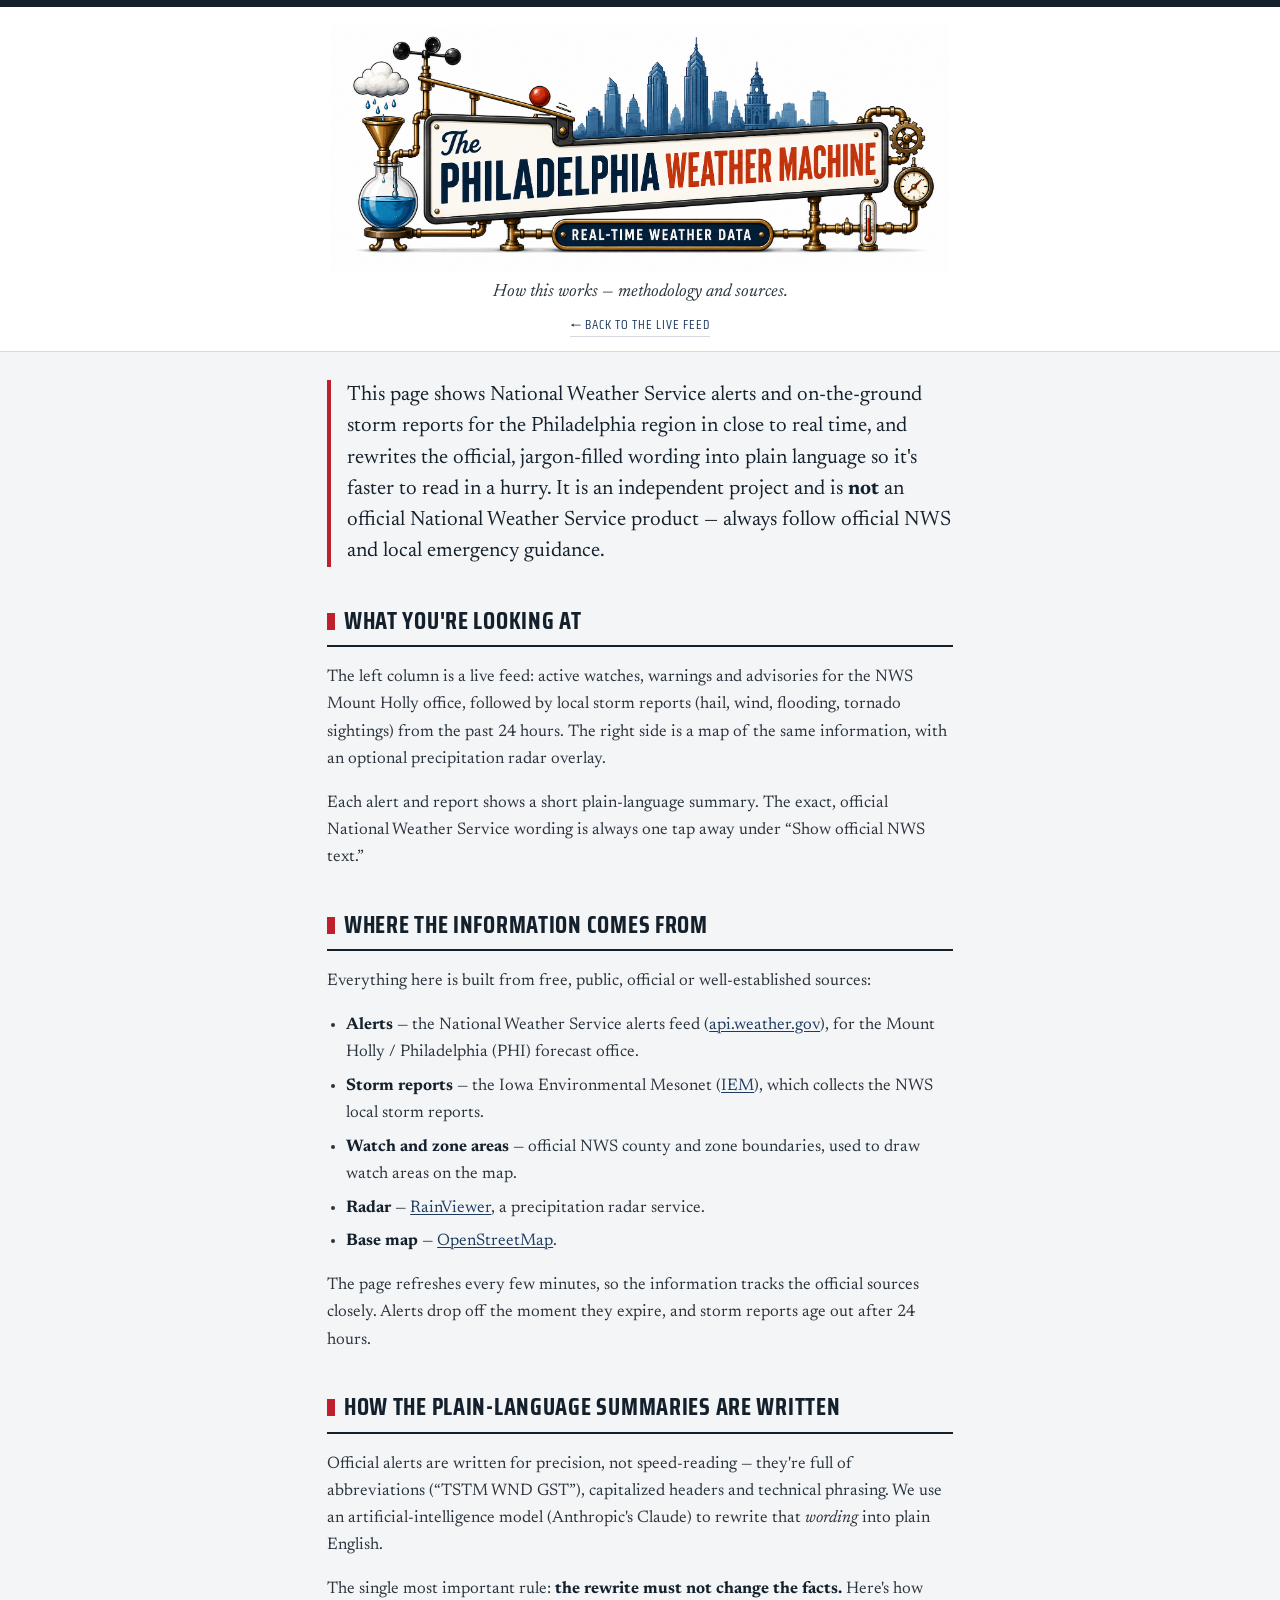
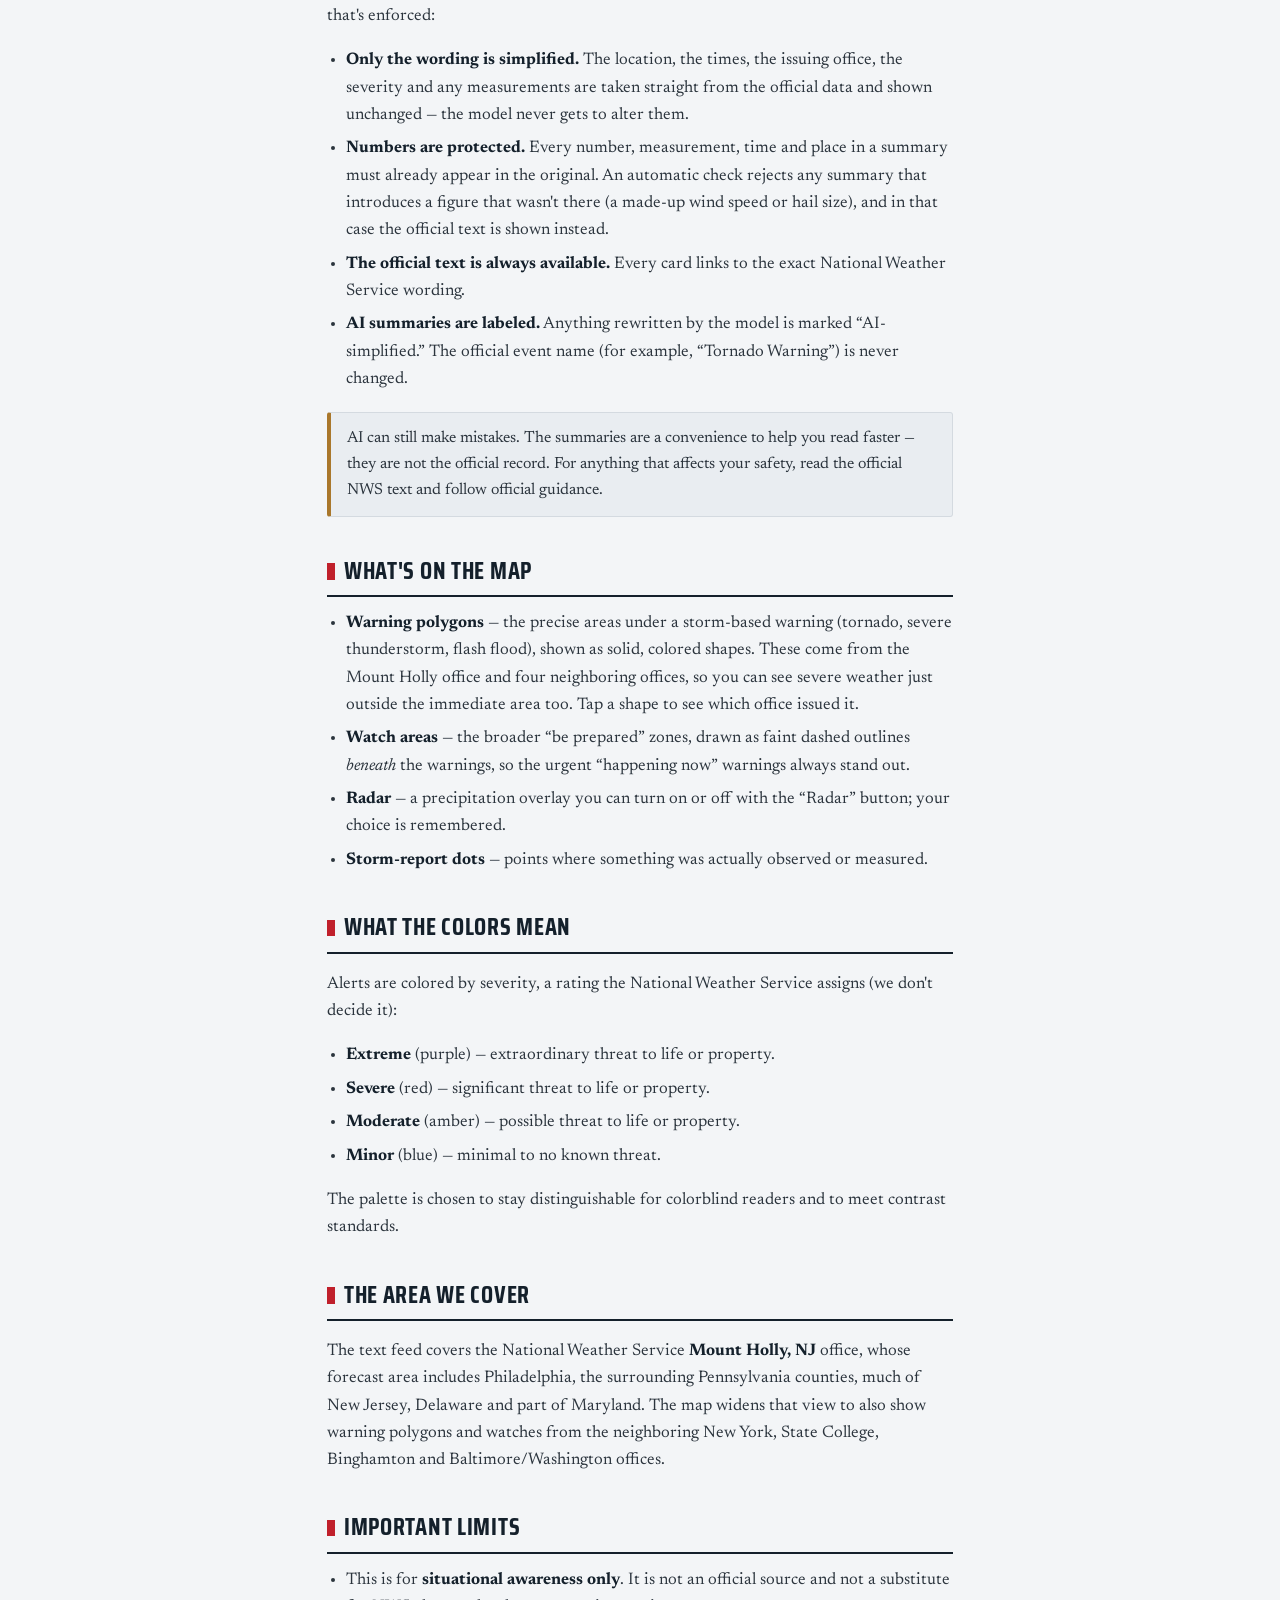
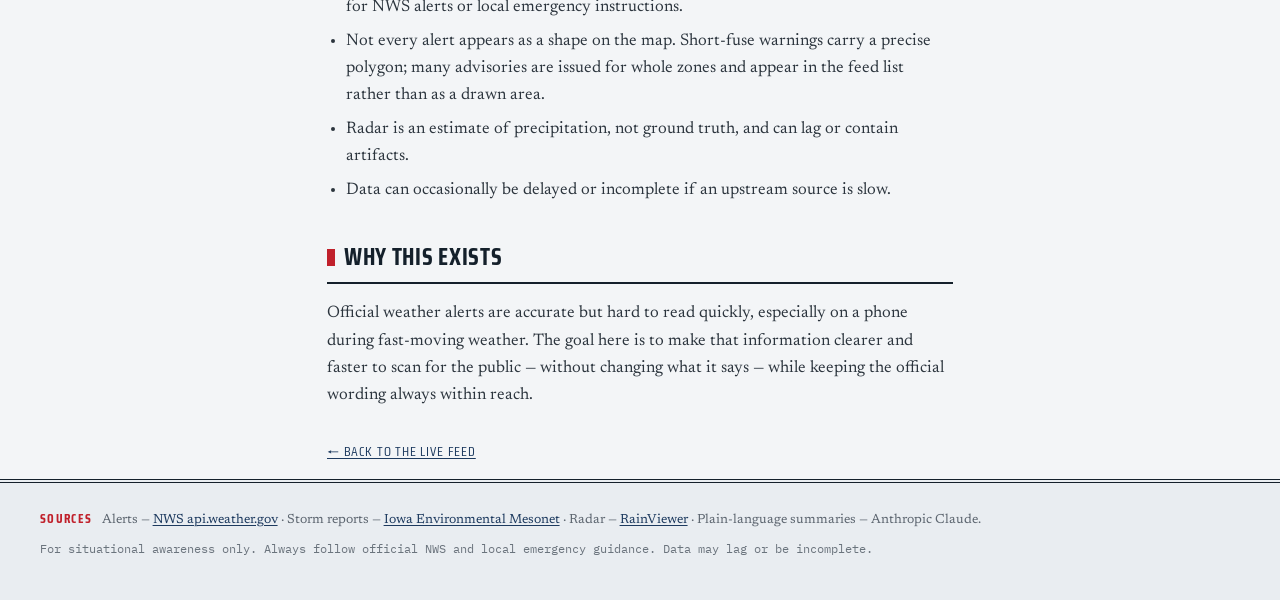
<file: tools/weather-machine/site/methodology.html>
<!DOCTYPE html>
<html lang="en">
<head>
  <meta charset="utf-8" />
  <meta name="viewport" content="width=device-width, initial-scale=1" />
  <title>How it works — The Philadelphia Weather Machine</title>
  <meta name="description"
    content="Methodology and sources for The Philadelphia Weather Machine: what it does, where the data comes from, and how the plain-language summaries are kept faithful." />

  <link rel="preconnect" href="https://fonts.googleapis.com" />
  <link rel="preconnect" href="https://fonts.gstatic.com" crossorigin />
  <link rel="stylesheet"
    href="https://fonts.googleapis.com/css2?family=Fraunces:opsz,wght@9..144,500;9..144,600;9..144,700&family=Newsreader:ital,opsz,wght@0,6..72,400;0,6..72,500;1,6..72,400&family=Saira+Condensed:wght@500;600;700&family=IBM+Plex+Mono:wght@400;500;600&display=swap" />
  <link rel="stylesheet" href="style.css" />
</head>
<body>
  <header class="masthead">
    <div class="masthead-inner">
      <a class="nameplate" href="./" aria-label="The Philadelphia Weather Machine — home">
        <img src="pwn-logo-banner.png"
          alt="The Philadelphia Weather Machine — a brass-and-gauges weather banner with the Philadelphia skyline" />
      </a>
      <p class="tagline">How this works — methodology and sources.</p>
      <p class="masthead-links"><a href="./">← Back to the live feed</a></p>
    </div>
  </header>

  <main class="doc-main">
    <article class="doc">

      <p class="lede">
        This page shows National Weather Service alerts and on-the-ground storm
        reports for the Philadelphia region in close to real time, and rewrites
        the official, jargon-filled wording into plain language so it's faster to
        read in a hurry. It is an independent project and is <strong>not</strong>
        an official National Weather Service product — always follow official NWS
        and local emergency guidance.
      </p>

      <h2>What you're looking at</h2>
      <p>
        The left column is a live feed: active watches, warnings and advisories
        for the NWS Mount Holly office, followed by local storm reports (hail,
        wind, flooding, tornado sightings) from the past 24 hours. The right side
        is a map of the same information, with an optional precipitation radar
        overlay.
      </p>
      <p>
        Each alert and report shows a short plain-language summary. The exact,
        official National Weather Service wording is always one tap away under
        “Show official NWS text.”
      </p>

      <h2>Where the information comes from</h2>
      <p>Everything here is built from free, public, official or well-established sources:</p>
      <ul>
        <li><strong>Alerts</strong> — the National Weather Service alerts feed
          (<a href="https://api.weather.gov" rel="noopener">api.weather.gov</a>),
          for the Mount Holly / Philadelphia (PHI) forecast office.</li>
        <li><strong>Storm reports</strong> — the Iowa Environmental Mesonet
          (<a href="https://mesonet.agron.iastate.edu" rel="noopener">IEM</a>),
          which collects the NWS local storm reports.</li>
        <li><strong>Watch and zone areas</strong> — official NWS county and zone
          boundaries, used to draw watch areas on the map.</li>
        <li><strong>Radar</strong> — <a href="https://www.rainviewer.com" rel="noopener">RainViewer</a>,
          a precipitation radar service.</li>
        <li><strong>Base map</strong> — <a href="https://www.openstreetmap.org" rel="noopener">OpenStreetMap</a>.</li>
      </ul>
      <p>
        The page refreshes every few minutes, so the information tracks the
        official sources closely. Alerts drop off the moment they expire, and
        storm reports age out after 24 hours.
      </p>

      <h2>How the plain-language summaries are written</h2>
      <p>
        Official alerts are written for precision, not speed-reading — they're
        full of abbreviations (“TSTM WND GST”), capitalized headers and technical
        phrasing. We use an artificial-intelligence model (Anthropic's Claude) to
        rewrite that <em>wording</em> into plain English.
      </p>
      <p>
        The single most important rule: <strong>the rewrite must not change the
        facts.</strong> Here's how that's enforced:
      </p>
      <ul>
        <li><strong>Only the wording is simplified.</strong> The location, the
          times, the issuing office, the severity and any measurements are taken
          straight from the official data and shown unchanged — the model never
          gets to alter them.</li>
        <li><strong>Numbers are protected.</strong> Every number, measurement,
          time and place in a summary must already appear in the original. An
          automatic check rejects any summary that introduces a figure that
          wasn't there (a made-up wind speed or hail size), and in that case the
          official text is shown instead.</li>
        <li><strong>The official text is always available.</strong> Every card
          links to the exact National Weather Service wording.</li>
        <li><strong>AI summaries are labeled.</strong> Anything rewritten by the
          model is marked “AI-simplified.” The official event name (for example,
          “Tornado Warning”) is never changed.</li>
      </ul>
      <p class="doc-note">
        AI can still make mistakes. The summaries are a convenience to help you
        read faster — they are not the official record. For anything that affects
        your safety, read the official NWS text and follow official guidance.
      </p>

      <h2>What's on the map</h2>
      <ul>
        <li><strong>Warning polygons</strong> — the precise areas under a
          storm-based warning (tornado, severe thunderstorm, flash flood), shown
          as solid, colored shapes. These come from the Mount Holly office and
          four neighboring offices, so you can see severe weather just outside the
          immediate area too. Tap a shape to see which office issued it.</li>
        <li><strong>Watch areas</strong> — the broader “be prepared” zones, drawn
          as faint dashed outlines <em>beneath</em> the warnings, so the urgent
          “happening now” warnings always stand out.</li>
        <li><strong>Radar</strong> — a precipitation overlay you can turn on or
          off with the “Radar” button; your choice is remembered.</li>
        <li><strong>Storm-report dots</strong> — points where something was
          actually observed or measured.</li>
      </ul>

      <h2>What the colors mean</h2>
      <p>
        Alerts are colored by severity, a rating the National Weather Service
        assigns (we don't decide it):
      </p>
      <ul>
        <li><strong>Extreme</strong> (purple) — extraordinary threat to life or property.</li>
        <li><strong>Severe</strong> (red) — significant threat to life or property.</li>
        <li><strong>Moderate</strong> (amber) — possible threat to life or property.</li>
        <li><strong>Minor</strong> (blue) — minimal to no known threat.</li>
      </ul>
      <p>
        The palette is chosen to stay distinguishable for colorblind readers and
        to meet contrast standards.
      </p>

      <h2>The area we cover</h2>
      <p>
        The text feed covers the National Weather Service <strong>Mount Holly,
        NJ</strong> office, whose forecast area includes Philadelphia, the
        surrounding Pennsylvania counties, much of New Jersey, Delaware and part
        of Maryland. The map widens that view to also show warning polygons and
        watches from the neighboring New York, State College, Binghamton and
        Baltimore/Washington offices.
      </p>

      <h2>Important limits</h2>
      <ul>
        <li>This is for <strong>situational awareness only</strong>. It is not an
          official source and not a substitute for NWS alerts or local emergency
          instructions.</li>
        <li>Not every alert appears as a shape on the map. Short-fuse warnings
          carry a precise polygon; many advisories are issued for whole zones and
          appear in the feed list rather than as a drawn area.</li>
        <li>Radar is an estimate of precipitation, not ground truth, and can lag
          or contain artifacts.</li>
        <li>Data can occasionally be delayed or incomplete if an upstream source
          is slow.</li>
      </ul>

      <h2>Why this exists</h2>
      <p>
        Official weather alerts are accurate but hard to read quickly, especially
        on a phone during fast-moving weather. The goal here is to make that
        information clearer and faster to scan for the public — without changing
        what it says — while keeping the official wording always within reach.
      </p>

      <p class="doc-back"><a href="./">← Back to the live feed</a></p>
    </article>
  </main>

  <footer class="site-footer">
    <div class="footer-inner">
      <p class="sources">
        <strong>Sources</strong>
        Alerts — <a href="https://api.weather.gov" rel="noopener">NWS api.weather.gov</a> ·
        Storm reports — <a href="https://mesonet.agron.iastate.edu" rel="noopener">Iowa Environmental Mesonet</a> ·
        Radar — <a href="https://www.rainviewer.com" rel="noopener">RainViewer</a> ·
        Plain-language summaries — Anthropic Claude.
      </p>
      <p class="disclaimer">
        For situational awareness only. Always follow official NWS and local
        emergency guidance. Data may lag or be incomplete.
      </p>
    </div>
  </footer>
</body>
</html>
</file>
<file: tools/weather-machine/site/style.css>
/* style.css — The Philadelphia Weather Machine.
   Aesthetic: clean editorial broadsheet on a cool white/grey ground. White
   panels float on a light grey page, navy ink, red rules, condensed section
   heads on heavy baselines, a characterful display serif for headlines, and a
   teletype monospace for every live "wire" readout. The banner logo sits on a
   white masthead with no frame, so its white field blends in.

   Accessibility goals carried from the original: colorblind-safe severity cues
   (those colors live in config.js and are set inline by app.js — untouched),
   >=4.5:1 text contrast, responsive down to 320px, reduced-motion respected. */

:root {
  /* Page + panels */
  --page:    #f3f5f7; /* cool light grey page */
  --surface: #ffffff; /* cards, masthead, chart */
  --band:    #e9edf1; /* subtle grey bands (wire strip, folio, legend) */

  /* Ink */
  --ink:      #14202b; /* headline ink (skyline navy-black from the logo) */
  --ink-body: #2b343d; /* reading text */
  --ink-soft: #5d6670; /* secondary / metadata */

  /* Rules + accents */
  --line:     #d4dae0; /* cool hairline */
  --line-ink: #14202b; /* heavy baseline rule */
  --red:      #c0202b; /* signal red — rules, dividers, NEW */
  --navy:     #1d3a5f; /* links */

  --shadow:      0 1px 2px rgba(20,32,43,0.06), 0 4px 14px rgba(20,32,43,0.06);
  --shadow-lift: 0 2px 4px rgba(20,32,43,0.07), 0 14px 30px rgba(20,32,43,0.12);
  --radius: 3px;
  --maxw: 1240px;

  --display: "Fraunces", Georgia, "Times New Roman", serif;
  --serif:   "Newsreader", Georgia, "Times New Roman", serif;
  --cond:    "Saira Condensed", "Arial Narrow", sans-serif;
  --mono:    "IBM Plex Mono", ui-monospace, "SFMono-Regular", Menlo, monospace;
}

* { box-sizing: border-box; }
html { -webkit-text-size-adjust: 100%; }

body {
  margin: 0;
  font-family: var(--serif);
  color: var(--ink-body);
  /* Tone variables, set by app.js via <body data-sev="…">. Calm by default. */
  --sev-accent: var(--ink);
  --sev-tint: transparent;
  /* A faint top wash tinted to the current threat level (none when calm). */
  background: linear-gradient(180deg, var(--sev-tint), transparent 42vh), var(--page);
  line-height: 1.55;
  overflow-x: hidden;
}

/* Whole-site tonal shift keyed to the most severe active alert. */
body[data-sev="minor"]    { --sev-accent: #1565c0; --sev-tint: rgba(21, 101, 192, 0.07); }
body[data-sev="moderate"] { --sev-accent: #d97706; --sev-tint: rgba(217, 119, 6, 0.09); }
body[data-sev="severe"]   { --sev-accent: #c62828; --sev-tint: rgba(198, 40, 40, 0.09); }
body[data-sev="extreme"]  { --sev-accent: #6a1b9a; --sev-tint: rgba(106, 27, 154, 0.11); }
body[data-sev="unknown"]  { --sev-accent: #546e7a; --sev-tint: rgba(84, 110, 122, 0.06); }

/* Long, unbroken strings (place names, remarks) wrap rather than widen the page. */
.card h3, .card .area, .card .lsr-remark, .lsr-where, .card details p { overflow-wrap: anywhere; }

a { color: var(--navy); text-underline-offset: 2px; text-decoration-thickness: 1px; }
a:hover { color: var(--red); }

.mono { font-family: var(--mono); font-variant-numeric: tabular-nums; }
.kicker {
  font-family: var(--cond);
  text-transform: uppercase;
  letter-spacing: 0.12em;
  font-weight: 700;
}

/* ===================== MASTHEAD ===================== */
.masthead {
  background: var(--surface);
  /* Top rule shifts to the current threat color (ink when calm). */
  border-top: 7px solid var(--sev-accent);
  border-bottom: 1px solid var(--line);
  transition: border-color 0.4s ease;
}
.masthead-inner {
  max-width: var(--maxw);
  margin: 0 auto;
  padding: 1.1rem 1.25rem 0;
  text-align: center;
  animation: rise 0.6s cubic-bezier(.2,.7,.2,1) both;
}

/* Banner logo, frameless. The PNG's white field blends into the white masthead.
   Block + max-width keeps it centered and capped, and never wider than the
   viewport on small screens. */
.nameplate {
  display: block;
  max-width: 620px;
  margin: 0 auto;
  line-height: 0;
}
.nameplate img {
  display: block;
  width: 100%;
  max-width: 100%;
  height: auto;
}

.tagline {
  font-family: var(--serif);
  font-style: italic;
  font-size: clamp(0.95rem, 2.4vw, 1.12rem);
  color: var(--ink-body);
  max-width: 58ch;
  margin: 0.4rem auto 0.5rem;
}

/* Masthead link row (e.g. the methodology link, the back-link). */
.masthead-links {
  margin: 0 0 1rem;
  font-family: var(--cond);
  text-transform: uppercase;
  letter-spacing: 0.08em;
  font-size: 0.8rem;
}
.masthead-links a { color: var(--navy); text-decoration: none; border-bottom: 1px solid var(--line); padding-bottom: 1px; }
.masthead-links a:hover { color: var(--red); border-color: var(--red); }

/* Folio: dateline · clock · desk, framed top + bottom by rules. */
.folio {
  display: flex;
  flex-wrap: wrap;
  justify-content: space-between;
  align-items: center;
  gap: 0.5rem 1.5rem;
  padding: 0.5rem 0.2rem;
  border-top: 2px solid var(--ink);
  border-bottom: 1px solid var(--line);
}
.folio-item {
  display: flex;
  align-items: baseline;
  gap: 0.5rem;
  font-size: 0.82rem;
  color: var(--ink-body);
  white-space: nowrap;
}
.folio-center { flex: 1 1 auto; justify-content: center; }
.folio-right { justify-content: flex-end; }
.folio-label {
  font-family: var(--cond);
  text-transform: uppercase;
  letter-spacing: 0.1em;
  font-weight: 700;
  font-size: 0.74rem;
  color: var(--ink-soft);
}
.folio .mono { font-size: 0.82rem; color: var(--ink); }
#wire-clock { font-weight: 600; }

/* Wire status strip — the live LED readouts on a grey band with a red underrule
   that anchors the masthead into the page below. */
.wire-strip {
  display: flex;
  flex-wrap: wrap;
  align-items: center;
  gap: 0.5rem 1.4rem;
  margin-top: 0.4rem;
  padding: 0.55rem 0.9rem;
  background: var(--band);
  border: 1px solid var(--line);
  border-bottom: 4px solid var(--red);
  font-family: var(--mono);
  font-size: 0.78rem;
}
.wire-label {
  font-family: var(--cond);
  text-transform: uppercase;
  letter-spacing: 0.14em;
  font-weight: 700;
  font-size: 0.74rem;
  color: var(--red);
  padding-right: 0.4rem;
  border-right: 1px solid var(--line);
}
.status-item { color: var(--ink-body); }
/* LED indicators — green nominal, amber stale, red error. */
.status-item::before { content: "● "; color: #1a7f37; }
.status-item.stale::before { content: "● "; color: #b8860b; }
.status-item.error::before { content: "● "; color: var(--red); }
@media (prefers-reduced-motion: no-preference) {
  .status-item::before { animation: led 2.6s ease-in-out infinite; }
}
@keyframes led { 0%,100% { opacity: 1; } 50% { opacity: 0.45; } }

/* ===================== THREAT-LEVEL METER ===================== */
/* Alignment wrapper — same max-width + gutter as the masthead, so the visible
   band lines up with the wire-status band above it. */
.sev-band {
  max-width: var(--maxw);
  margin: 0 auto;
  padding: 0.6rem 1.25rem 0;
}
.sev-band-inner {
  /* Grey baseline matches the wire-status band; severity tint layers on top. */
  background: linear-gradient(var(--sev-tint), var(--sev-tint)), var(--band);
  border: 1px solid var(--line);
  padding: 0.55rem 0.9rem;
  display: flex;
  align-items: center;
  gap: 0.65rem 1rem;
  flex-wrap: wrap;
  transition: background 0.4s ease;
}
.sev-kicker {
  font-family: var(--cond);
  text-transform: uppercase;
  letter-spacing: 0.12em;
  font-weight: 700;
  font-size: 0.74rem;
  color: var(--ink-soft);
}
.sev-dot {
  width: 0.72rem;
  height: 0.72rem;
  border-radius: 50%;
  background: var(--sev-accent);
  flex: none;
  box-shadow: 0 0 0 3px var(--sev-tint);
  transition: background 0.4s ease;
}
body[data-sev="none"] .sev-dot { background: #1a7f37; } /* calm = green "all clear" */
.sev-level {
  font-family: var(--cond);
  font-weight: 700;
  text-transform: uppercase;
  letter-spacing: 0.04em;
  font-size: 1.1rem;
  color: var(--ink); /* dark for readability; color is carried by dot + gauge */
}
.sev-gauge { display: inline-flex; gap: 3px; flex: 1 1 130px; max-width: 240px; }
.sev-gauge .seg {
  flex: 1;
  height: 0.55rem;
  border-radius: 2px;
  background: var(--line);
  opacity: 0.45;
  transition: opacity 0.3s ease, background 0.3s ease;
}
.sev-gauge .seg.on { opacity: 1; }
.sev-gauge .seg[data-lvl="Minor"].on { background: #1565c0; }
.sev-gauge .seg[data-lvl="Moderate"].on { background: #d97706; }
.sev-gauge .seg[data-lvl="Severe"].on { background: #c62828; }
.sev-gauge .seg[data-lvl="Extreme"].on { background: #6a1b9a; }

/* ===================== LAYOUT ===================== */
.layout {
  max-width: var(--maxw);
  margin: 1.6rem auto;
  padding: 0 1.25rem;
  display: grid;
  grid-template-columns: minmax(0, 1.05fr) minmax(0, 0.95fr);
  gap: 2rem;
  align-items: start;
}
.feed-col { min-width: 0; animation: rise 0.6s cubic-bezier(.2,.7,.2,1) 0.08s both; }
.map-col  { min-width: 0; animation: rise 0.6s cubic-bezier(.2,.7,.2,1) 0.16s both; }

/* Section heads sit on a heavy ink baseline, with a red tick and a count slug. */
.col-head {
  display: flex;
  align-items: flex-end;
  justify-content: space-between;
  gap: 1rem;
  margin: 1.6rem 0 0.9rem;
  padding-bottom: 0.4rem;
  border-bottom: 2px solid var(--ink);
}
.col-head:first-child { margin-top: 0; }
.col-head h2 {
  font-family: var(--cond);
  font-weight: 700;
  font-size: clamp(1.5rem, 4.6vw, 2rem);
  text-transform: uppercase;
  letter-spacing: 0.01em;
  color: var(--ink);
  margin: 0;
  display: flex;
  align-items: center;
  gap: 0.6rem;
}
.col-head h2::before { /* red editorial tick */
  content: "";
  width: 0.55rem;
  height: 1.1rem;
  background: var(--red);
  display: inline-block;
}
.count {
  font-family: var(--mono);
  font-weight: 600;
  display: inline-block;
  min-width: 1.6rem;
  padding: 0.05rem 0.45rem;
  border-radius: var(--radius);
  background: var(--ink);
  color: #fff;
  font-size: 0.85rem;
  text-align: center;
  line-height: 1.4;
}
.hint {
  font-family: var(--mono);
  color: var(--ink-soft);
  font-size: 0.76rem;
  text-transform: uppercase;
  letter-spacing: 0.06em;
}

.refresh-btn {
  font-family: var(--cond);
  font-weight: 700;
  text-transform: uppercase;
  letter-spacing: 0.08em;
  border: 1.5px solid var(--ink);
  background: transparent;
  color: var(--ink);
  border-radius: var(--radius);
  padding: 0.32rem 0.7rem;
  font-size: 0.82rem;
  cursor: pointer;
  transition: background 0.12s, color 0.12s;
}
.refresh-btn:hover { background: var(--ink); color: #fff; }
.refresh-btn:active { transform: translateY(1px); }
.refresh-btn:focus-visible { outline: 2px solid var(--red); outline-offset: 2px; }

/* ===================== CARDS ===================== */
.card-list { display: flex; flex-direction: column; gap: 0.85rem; margin-bottom: 1.8rem; }

.card {
  background: var(--surface);
  border: 1px solid var(--line);
  border-left-width: 11px; /* bold severity rail; color set inline by app.js */
  border-radius: var(--radius);
  box-shadow: var(--shadow);
  padding: 0.95rem 1.05rem;
  position: relative;
  transition: box-shadow 0.15s, transform 0.15s;
}
.card:hover { box-shadow: var(--shadow-lift); transform: translateY(-1px); }

/* New-item highlight: a cool tint sweep that settles back to white. */
.card.is-new { animation: flash 1.8s ease-out; }
@keyframes flash {
  0%   { box-shadow: 0 0 0 3px rgba(192,32,43,0.45); background: #eef3f8; }
  100% { box-shadow: var(--shadow); background: var(--surface); }
}

.card-top {
  display: flex;
  align-items: center;
  flex-wrap: wrap;
  gap: 0.5rem;
  margin-bottom: 0.45rem;
}
.badge {
  font-family: var(--cond);
  font-size: 0.78rem;
  font-weight: 700;
  text-transform: uppercase;
  letter-spacing: 0.05em;
  color: #fff; /* severity bg set inline; verified >=4.5:1 against white */
  padding: 0.1rem 0.55rem;
  border-radius: var(--radius);
  white-space: nowrap;
}
.new-tag {
  font-family: var(--cond);
  font-size: 0.72rem;
  font-weight: 700;
  color: #fff;
  background: var(--red);
  padding: 0.08rem 0.45rem;
  border-radius: var(--radius);
  letter-spacing: 0.08em;
  text-transform: uppercase;
}

/* "AI-simplified" label — quieter than the red NEW tag; an outlined navy chip. */
.ai-tag {
  font-family: var(--cond);
  font-size: 0.66rem;
  font-weight: 700;
  text-transform: uppercase;
  letter-spacing: 0.06em;
  color: var(--navy);
  background: rgba(29, 58, 95, 0.08);
  border: 1px solid rgba(29, 58, 95, 0.35);
  padding: 0.06rem 0.4rem;
  border-radius: var(--radius);
  white-space: nowrap;
  cursor: help;
}

/* Plain-language summary — the readable body, in the serif reading face. */
.plain-summary {
  font-family: var(--serif);
  font-size: 1rem;
  color: var(--ink-body);
  margin: 0.15rem 0 0.5rem;
}
.lsr-card .plain-summary { font-size: 0.95rem; }
/* When the label sits inline at the start of the summary (alerts). */
.plain-summary .ai-tag { margin-right: 0.45rem; position: relative; top: -0.06rem; }
@media (prefers-reduced-motion: no-preference) {
  .new-tag { animation: led 1.2s ease-in-out infinite; }
}
.card h3 {
  font-family: var(--display);
  font-optical-sizing: auto;
  font-weight: 700;
  font-size: 1.3rem;
  line-height: 1.12;
  letter-spacing: -0.01em;
  color: var(--ink);
  margin: 0;
  flex: 1 1 auto;
  min-width: 0;
}
.card .area {
  font-family: var(--mono);
  color: var(--ink-soft);
  font-size: 0.8rem;
  margin: 0.15rem 0 0.4rem;
}
.card .times {
  font-family: var(--mono);
  font-size: 0.82rem;
  color: var(--ink-body);
  margin: 0 0 0.45rem;
}
.card .times .sep { color: var(--red); padding: 0 0.35rem; font-weight: 600; }
.card details { font-size: 0.95rem; }
.card details summary {
  cursor: pointer;
  font-family: var(--cond);
  text-transform: uppercase;
  letter-spacing: 0.06em;
  font-weight: 700;
  color: var(--navy);
  font-size: 0.8rem;
  margin-top: 0.25rem;
}
.card details summary:hover { color: var(--red); }
.card details p {
  margin: 0.55rem 0 0;
  white-space: pre-wrap;
  color: var(--ink-body);
  border-left: 2px solid var(--line);
  padding-left: 0.8rem;
}
.card .office {
  font-family: var(--mono);
  font-size: 0.74rem;
  color: var(--ink-soft);
  margin-top: 0.6rem;
  padding-top: 0.5rem;
  border-top: 1px solid var(--line);
}

/* Storm report compact card */
.lsr-card { padding: 0.75rem 0.9rem; }
.lsr-card .lsr-head { display: flex; gap: 0.5rem; align-items: baseline; flex-wrap: wrap; }
.lsr-card .lsr-type {
  font-family: var(--display);
  font-weight: 700;
  font-size: 1.08rem;
  letter-spacing: -0.01em;
  color: var(--ink);
}
.lsr-card .lsr-mag { font-family: var(--mono); font-size: 0.82rem; color: var(--red); font-weight: 500; }
.lsr-card .lsr-where { font-family: var(--mono); font-size: 0.8rem; color: var(--ink-soft); margin: 0.25rem 0; }
.lsr-card .lsr-remark { font-size: 0.92rem; margin: 0.3rem 0 0; color: var(--ink-body); }
.lsr-card .lsr-meta {
  font-family: var(--mono);
  font-size: 0.74rem;
  color: var(--ink-soft);
  margin-top: 0.45rem;
  padding-top: 0.4rem;
  border-top: 1px solid var(--line);
}

.empty {
  font-style: italic;
  color: var(--ink-soft);
  padding: 0.9rem 1rem;
  background: var(--surface);
  border: 1px dashed var(--line);
  border-radius: var(--radius);
}
.error-msg {
  font-family: var(--mono);
  color: #7a1419;
  background: #fbe9e7;
  border: 1px solid var(--red);
  border-left-width: 6px;
  border-radius: var(--radius);
  padding: 0.7rem 0.9rem;
  font-size: 0.84rem;
}

/* ===================== MAP / CHART ===================== */
.map-col { position: sticky; top: 1rem; }
.chart {
  margin: 0;
  background: var(--surface);
  border: 1px solid var(--line);
  border-top: 3px solid var(--ink);
  border-radius: var(--radius);
  box-shadow: var(--shadow-lift);
  padding: 0.7rem;
}
.chart-cap {
  display: flex;
  align-items: baseline;
  justify-content: space-between;
  gap: 1rem;
  padding: 0 0.15rem 0.55rem;
  margin-bottom: 0.55rem;
  border-bottom: 1px solid var(--line);
}
.chart-cap .kicker { font-size: 0.9rem; color: var(--ink); letter-spacing: 0.1em; }
.chart-cap .mono { font-size: 0.74rem; color: var(--ink-soft); }
.chart-cap-right { display: inline-flex; align-items: center; gap: 0.6rem; }
#radar-time { font-size: 0.72rem; color: var(--ink-soft); white-space: nowrap; }

/* Radar overlay toggle — outlined chip with an LED dot that lights when on. */
.radar-toggle {
  font-family: var(--cond);
  font-weight: 700;
  text-transform: uppercase;
  letter-spacing: 0.06em;
  font-size: 0.72rem;
  cursor: pointer;
  border: 1.5px solid var(--line);
  background: var(--surface);
  color: var(--ink-soft);
  border-radius: var(--radius);
  padding: 0.2rem 0.55rem;
  display: inline-flex;
  align-items: center;
  gap: 0.4rem;
  transition: color 0.12s, border-color 0.12s;
}
.radar-toggle::before {
  content: "";
  width: 0.5rem;
  height: 0.5rem;
  border-radius: 50%;
  background: var(--line);
}
.radar-toggle.on { color: var(--ink); border-color: var(--ink); }
.radar-toggle.on::before { background: #1a7f37; }
.radar-toggle:focus-visible { outline: 2px solid var(--red); outline-offset: 2px; }

#map {
  height: 66vh;
  min-height: 420px;
  border-radius: var(--radius);
  border: 1px solid var(--line);
  background: #e3e8ea;
}
.map-legend {
  margin-top: 0.6rem;
  background: var(--band);
  border: 1px solid var(--line);
  border-radius: var(--radius);
  padding: 0.6rem 0.75rem;
  font-family: var(--mono);
  font-size: 0.74rem;
  color: var(--ink-body);
  display: grid;
  grid-template-columns: repeat(auto-fit, minmax(220px, 1fr));
  gap: 0.7rem 1.4rem;
}
.legend-group { display: flex; flex-direction: column; gap: 0.4rem; min-width: 0; }
.legend-title {
  font-family: var(--cond);
  text-transform: uppercase;
  letter-spacing: 0.1em;
  font-weight: 700;
  font-size: 0.74rem;
  color: var(--ink);
  padding-bottom: 0.25rem;
  border-bottom: 1px solid var(--line);
  display: flex;
  align-items: center;
  gap: 0.4rem;
}
.legend-title::before { content: ""; width: 0.4rem; height: 0.8rem; background: var(--red); }
.legend-row { display: flex; flex-wrap: wrap; gap: 0.35rem 0.9rem; }
.legend-item { display: inline-flex; align-items: center; gap: 0.4rem; }

.legend-swatch { width: 0.85rem; height: 0.85rem; display: inline-block; flex: none; }
/* Alert area: translucent fill + solid colored border (mirrors the polygon).
   Falls back to a solid square where color-mix is unsupported. */
.legend-swatch.poly {
  border-radius: 2px;
  background: var(--c);
  background: color-mix(in srgb, var(--c) 24%, transparent);
  border: 2px solid var(--c);
}
/* Watch: dashed outline, no fill (mirrors the subtle map watch layer). */
.legend-swatch.watch {
  border-radius: 2px;
  background: transparent;
  border: 1.5px dashed var(--ink-soft);
}
/* Storm report: solid dot + white ring (mirrors the map marker). */
.legend-swatch.dot {
  border-radius: 50%;
  background: var(--c);
  border: 2px solid #fff;
  box-shadow: 0 0 0 1px rgba(20,32,43,0.35);
}

/* Storm-report markers: a white + soft-dark halo so each dot stays legible
   sitting on top of any alert polygon fill. */
.lsr-dot { filter: drop-shadow(0 0 1.5px #fff) drop-shadow(0 1px 1px rgba(20,32,43,0.4)); }

/* Leaflet popups, lightly themed to match the broadsheet. */
.leaflet-popup-content-wrapper { border-radius: var(--radius); }
.leaflet-popup-content { font-family: var(--serif); }
.leaflet-popup-content strong { font-family: var(--cond); text-transform: uppercase; letter-spacing: 0.03em; }
.leaflet-popup-content .popup-office { font-family: var(--mono); font-size: 0.72rem; color: var(--ink-soft); }

/* ===================== METHODOLOGY / DOC PAGE ===================== */
.doc-main {
  max-width: 74ch;
  margin: 1.8rem auto 0;
  padding: 0 1.25rem;
  animation: rise 0.6s cubic-bezier(.2,.7,.2,1) both;
}
.doc .lede {
  font-family: var(--serif);
  font-size: clamp(1.1rem, 2.6vw, 1.3rem);
  line-height: 1.5;
  color: var(--ink);
  border-left: 4px solid var(--red);
  padding-left: 1rem;
  margin: 0 0 1.5rem;
}
.doc h2 {
  font-family: var(--cond);
  font-weight: 700;
  text-transform: uppercase;
  letter-spacing: 0.03em;
  font-size: clamp(1.2rem, 3.5vw, 1.5rem);
  color: var(--ink);
  margin: 2.2rem 0 0.8rem;
  padding-bottom: 0.35rem;
  border-bottom: 2px solid var(--ink);
  display: flex;
  align-items: center;
  gap: 0.55rem;
}
.doc h2::before { content: ""; width: 0.5rem; height: 1.05rem; background: var(--red); display: inline-block; }
.doc h3 {
  font-family: var(--display);
  font-optical-sizing: auto;
  font-weight: 700;
  font-size: 1.2rem;
  letter-spacing: -0.01em;
  color: var(--ink);
  margin: 1.3rem 0 0.3rem;
}
.doc p, .doc li {
  font-family: var(--serif);
  font-size: 1.05rem;
  line-height: 1.62;
  color: var(--ink-body);
}
.doc ul { padding-left: 1.2rem; margin: 0.6rem 0; }
.doc li { margin: 0.4rem 0; }
.doc a { color: var(--navy); text-underline-offset: 2px; }
.doc a:hover { color: var(--red); }
.doc strong { color: var(--ink); }
/* Callout for the AI caveat. */
.doc .doc-note {
  background: var(--band);
  border: 1px solid var(--line);
  border-left: 4px solid var(--brass, #a9772b);
  border-radius: var(--radius);
  padding: 0.8rem 1rem;
  font-size: 1rem;
  margin: 1.2rem 0;
}
.doc .doc-back {
  margin: 2rem 0 0;
  font-family: var(--cond);
  text-transform: uppercase;
  letter-spacing: 0.06em;
  font-size: 0.85rem;
}

/* ===================== FOOTER ===================== */
.site-footer {
  border-top: 4px double var(--ink);
  margin-top: 1rem;
  background: var(--band);
}
.footer-inner {
  max-width: var(--maxw);
  margin: 0 auto;
  padding: 1.2rem 1.25rem 2.6rem;
  color: var(--ink-soft);
  font-size: 0.82rem;
}
.site-footer .sources { margin: 0.4rem 0; }
.site-footer .sources strong {
  font-family: var(--cond);
  text-transform: uppercase;
  letter-spacing: 0.1em;
  color: var(--red);
  margin-right: 0.4rem;
}
.site-footer .disclaimer {
  margin: 0.6rem 0 0;
  font-family: var(--mono);
  font-size: 0.74rem;
  opacity: 0.9;
}

/* ===================== MOTION ===================== */
@keyframes rise {
  from { opacity: 0; transform: translateY(14px); }
  to   { opacity: 1; transform: translateY(0); }
}

/* ===================== RESPONSIVE ===================== */
@media (max-width: 860px) {
  .layout { grid-template-columns: 1fr; }
  .map-col { position: static; order: -1; } /* chart first on mobile */
  #map { height: 46vh; min-height: 300px; }
  .folio-center { order: 3; flex-basis: 100%; justify-content: flex-start; }
  .folio-right { order: 2; }
}
@media (max-width: 560px) {
  .folio { gap: 0.4rem 1rem; }
  .folio-item { white-space: normal; }
  .wire-strip { font-size: 0.74rem; }
}
@media (max-width: 360px) {
  .masthead-inner, .sev-band, .layout, .footer-inner { padding-left: 0.9rem; padding-right: 0.9rem; }
}

@media (prefers-reduced-motion: reduce) {
  .card.is-new { animation: none; }
  .masthead-inner, .feed-col, .map-col { animation: none; }
  .card { transition: none; }
}
</file>
